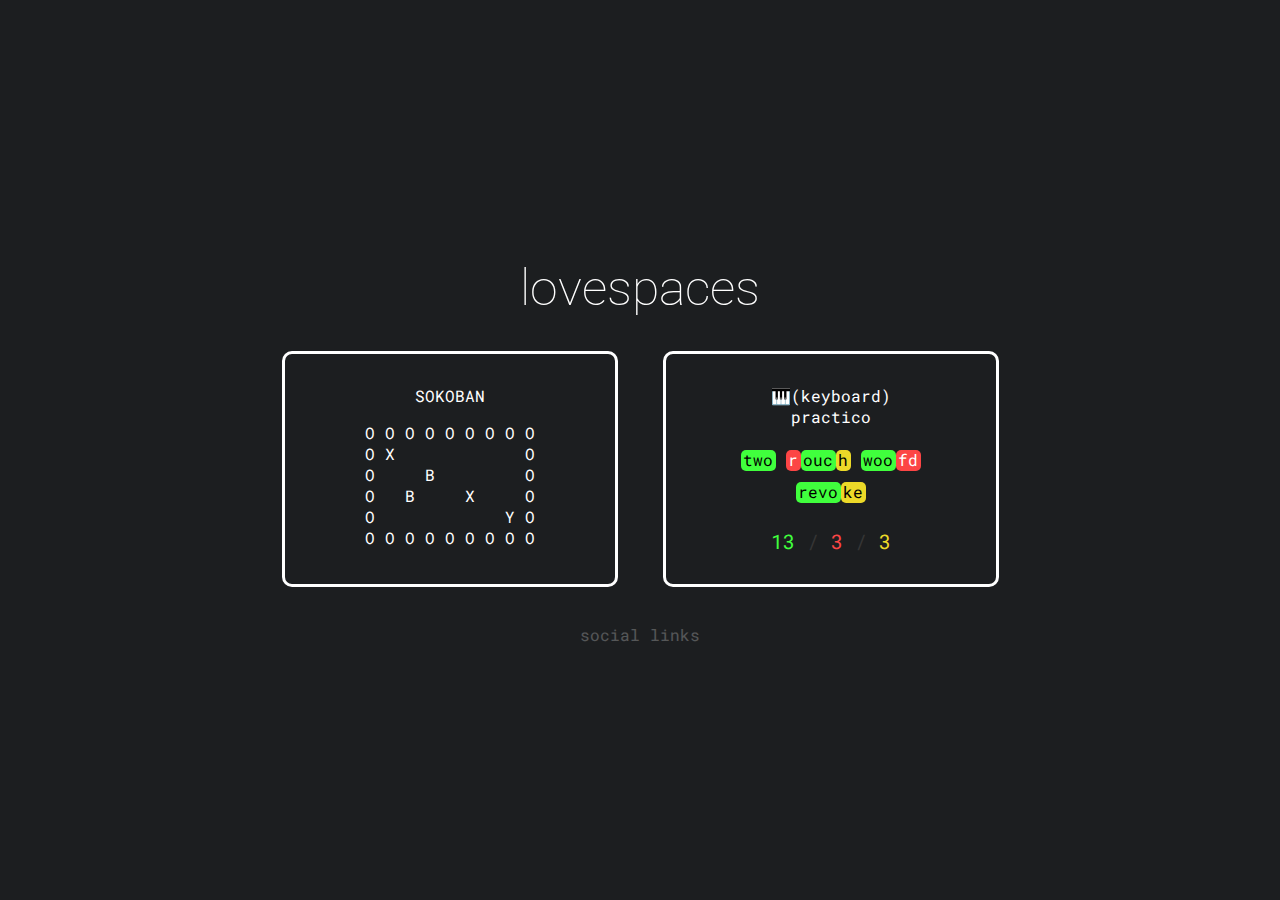
<file: index.html>
<!DOCTYPE html>
<html lang="en">
<head>
    <meta charset="UTF-8">
    <meta name="viewport" content="width=device-width, initial-scale=1.0">
    <title>lovespaces</title>
    <link rel="icon" href="https://l0v3.fyi/favicon.ico">
    <link rel="stylesheet" href="basic.css">
    <link rel="stylesheet" href="style.css">
</head>
<body>
    <h1 id="name">
        lovespaces
    </h1>
    <span class="portfolio" id="list">
        <a href="https://l0v3.fyi/sokoban" target="_self" id="white">
            <div id="sokoban" id="bottom">
                <p>
                    SOKOBAN
                </p>
                <p id="sokoban-map">
                    O O O O O O O O O<br>
                    O X &nbsp; &nbsp; &nbsp; &nbsp; &nbsp; &nbsp; O<br>
                    O &nbsp; &nbsp; B &nbsp; &nbsp; &nbsp; &nbsp; O<br>
                    O &nbsp; B &nbsp; &nbsp; X &nbsp; &nbsp; O<br>
                    O &nbsp; &nbsp; &nbsp; &nbsp; &nbsp; &nbsp; Y O<br>
                    O O O O O O O O O
                </p>
            </div>
        </a>
        <a href="https://l0v3.fyi/keyboard" target="_self" id="white">
            <div id="practico">
                <p>
                    🎹(keyboard)
                    <br>
                    practico
                </p>
                <p>
                    <div class="log">
                        <span class="green">two</span>
                        <span class="red">r</span><span class="green">ouc</span><span class="yellow">h</span>
                        <span class="green">woo</span><span class="red">fd</span>
                        <br>
                        <span class="green">revo</span><span class="yellow">ke</span>
                    </div>
                    <br>
                    <span id="practico-result">
                        <span id="green">13</span><span id="gray"> / </span><span id="red">3</span><span id="gray"> / </span><span id="yellow">3</span>
                    </span>
                    
                </p>
            </div>
        </a>
    </span>
    <br>
    <p id="bottom">
        <a href="https://lit.link/lovespaces" target="_blank" id="link">social links</a>
    </p>
    <script src="https://code.jquery.com/jquery-3.7.1.min.js"></script>
    <script src="script.js"></script>
</body>
</html>
</file>
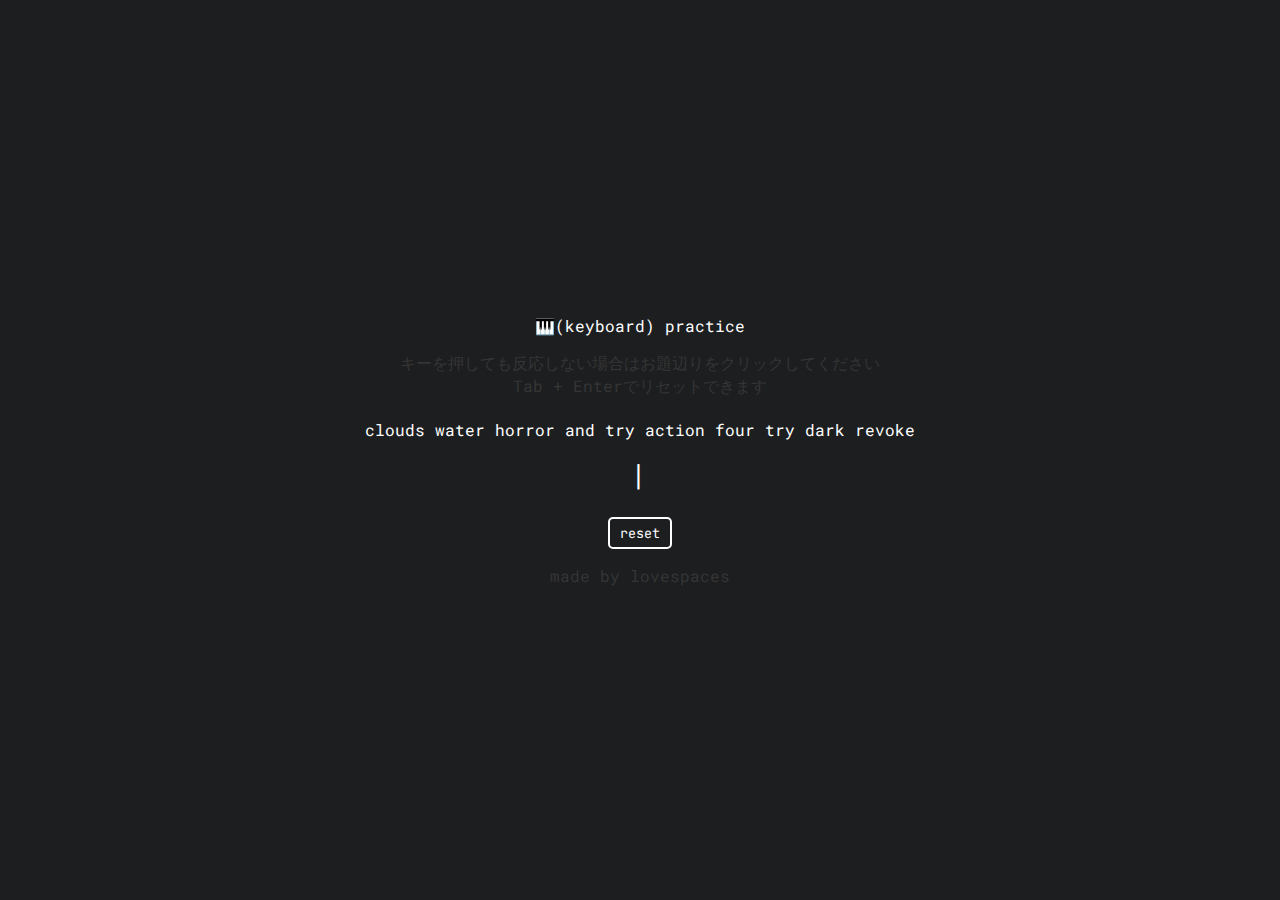
<file: keyboard/index.html>
<!DOCTYPE html>
<html lang="en">
<head>
    <meta charset="UTF-8">
    <meta name="viewport" content="width=device-width, initial-scale=1.0">
    <title>🎹🎹🎹🎹🎹🎹🎹🎹</title>
    <link rel="stylesheet" href="../basic.css">
    <link rel="stylesheet" href="style.css">
</head>
<body>
    <p>
        🎹(keyboard) practice
    </p>
    <p id="gray">
        キーを押しても反応しない場合はお題辺りをクリックしてください
        <br>
        Tab + Enterでリセットできます
    </p>
    <div>
        <p class="system">
            <span class="prompt"></span>
            <br>
            <span class="keyboard_log"></span>
        </p>
    </div>
    <div class="result"></div>
    <div class="retry">
        <button onclick="resetPrompt()">
            reset
        </button>
    </div>
    <p>
        <a href="https://l0v3.fyi" id="gray">made by lovespaces</a>
    </p>
    <script src="script.js"></script>
</body>
</html>
</file>
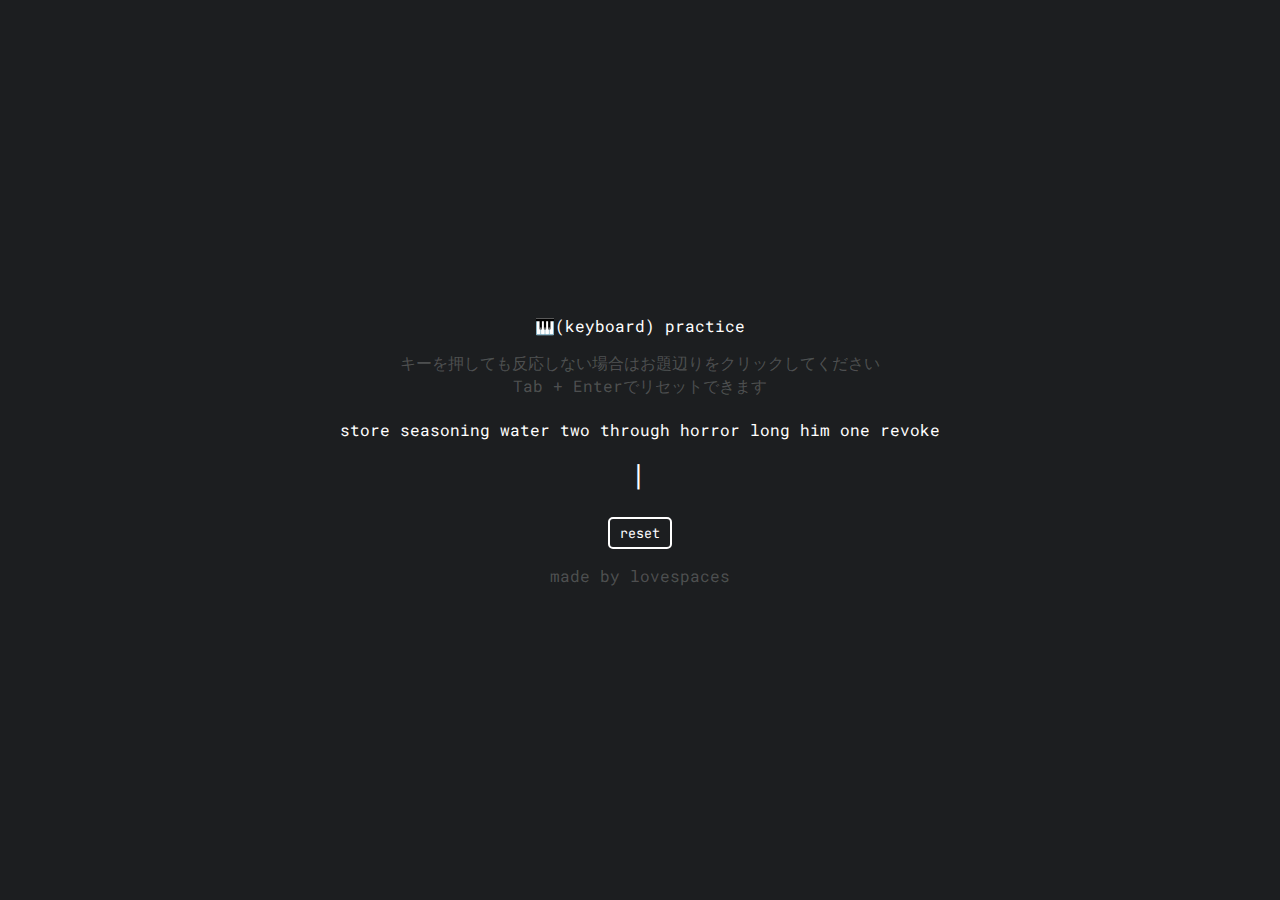
<file: keyboard_practico/index.html>
<!DOCTYPE html>
<html lang="en">
<head>
    <meta charset="UTF-8">
    <meta name="viewport" content="width=device-width, initial-scale=1.0">
    <title>🎹🎹🎹🎹🎹🎹🎹🎹</title>
    <link rel="stylesheet" href="style.css">
</head>
<body>
    <p>
        🎹(keyboard) practice
    </p>
    <p id="gray">
        キーを押しても反応しない場合はお題辺りをクリックしてください
        <br>
        Tab + Enterでリセットできます
    </p>
    <div>
        <p class="system">
            <span class="prompt"></span>
            <br>
            <span class="keyboard_log"></span>
        </p>
    </div>
    <div class="result"></div>
    <div class="retry">
        <button onclick="resetPrompt()">
            reset
        </button>
    </div>
    <p>
        <a href="https://l0v3.fyi" id="gray">made by lovespaces</a>
    </p>
    <script src="script.js"></script>
</body>
</html>
</file>
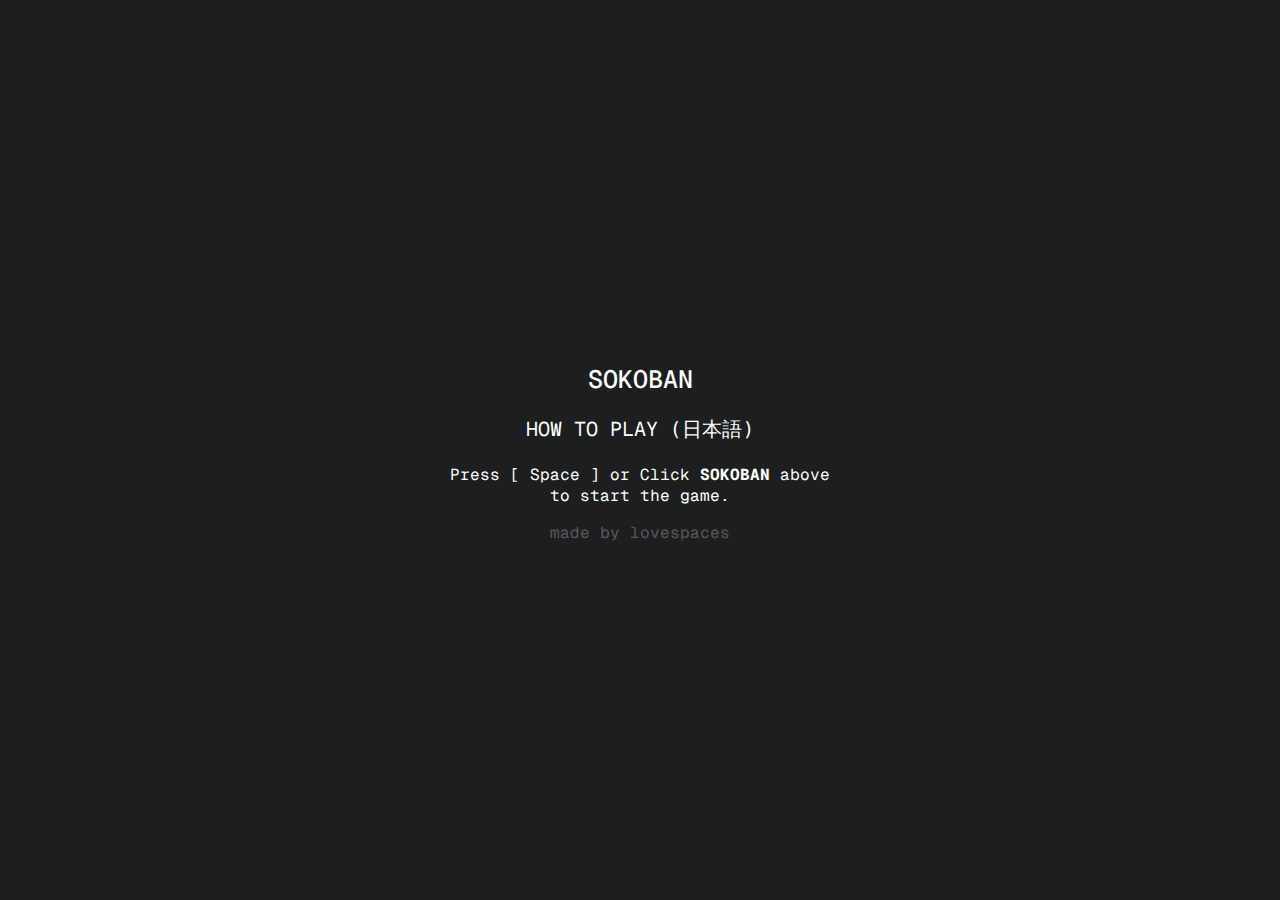
<file: sokoban/index.html>
<!DOCTYPE html>
<html lang="en">
<head>
    <meta charset="UTF-8">
    <meta name="viewport" content="width=device-width, initial-scale=1.0">
    <title>Sokoban</title>
    <link rel="stylesheet" href="../basic.css">
    <link rel="stylesheet" href="style.css">
</head>
<body>
    <p id="title">
        <button onclick="gameStart()" id="sokoban_title">
            SOKOBAN
        </button>
    </p>
    <p id="tutorial">
        <a href="https://github.com/lovespaces/sokoban_in_web/blob/main/README.md">HOW TO PLAY (日本語)</a><br> <br>
        Press [ Space ] or Click <span id="bold">SOKOBAN</span> above<br>to start the game.
    </p>
    <div class="game">
    </div>
    <div>
        <p id="credit">
            <a href="https://l0v3.fyi">made by lovespaces</a><br>
        </p>
    </div>
    <script src="script.js"></script>
</body>
</html>
</file>
<file: basic.css>
@import url('https://fonts.googleapis.com/css2?family=Roboto+Mono:ital,wght@0,100..700;1,100..700&display=swap');
@import url('https://fonts.googleapis.com/css2?family=Roboto:ital,wght@0,100;0,300;0,400;0,500;0,700;0,900;1,100;1,300;1,400;1,500;1,700;1,900&display=swap');

html, body {
    user-select: none;
    width: 100%;
    height: 100%;
    margin: 0;
    padding: 0;
}

html {
    display: table;
    font-family: "Roboto Mono";
}

body {
    color: white;
    display: table-cell;
    text-align: center;
    vertical-align: middle;
    background-color: #1c1e20;
}

.green, .red, .yellow {
    color: black;
    border-radius: 5px;
    padding: 2.5px;
    display: inline-block;
    line-height: 1;
    vertical-align: middle;
}

.red {
    color: white;
}

.green {
    background-color: #40ff3d;
}

.red {
    background-color: #fc4545;
}

.yellow {
    background-color: #ecd928;
}

#green {
    color: #40ff3d;
}

#red {
    color: #fc4545;
}

#yellow {
    color: #ecd928;
}

#gray {
    color: rgb(53, 53, 53);
}
</file>
<file: style.css>
@import url('https://fonts.googleapis.com/css2?family=Roboto+Mono:ital,wght@0,100..700;1,100..700&display=swap');
@import url('https://fonts.googleapis.com/css2?family=Roboto:ital,wght@0,100;0,300;0,400;0,500;0,700;0,900;1,100;1,300;1,400;1,500;1,700;1,900&display=swap');

#link {
    color: white;
    opacity: 0.25;
    text-decoration: none;
}

#link:hover {
    text-decoration: underline;
}

#name {
    font-family: "Roboto", sans-serif;
    font-weight: 100;
    font-style: normal;
    font-size: 50px
}

#list {
    display: flex;
    justify-content: center;
    align-items: center;
    gap: 5vh;
}

#sokoban, #practico {
    border: 3px solid white;
    color: white;
    width: 300px;
    height: 200px;
    padding: 15px;
    border-radius: 10px;
    transition: 0.2s;
}

#sokoban:hover, #practico:hover {
    cursor: pointer;
    color: black;
    background-color: white;
    transition: 0.3s;
}

#white {
    text-decoration: none;
}

.log {
    line-height: 2;
}

#practico-result {
    font-size: 20px;
}

#bottom {
    margin-bottom: 30px;
}
</file>
<file: keyboard/style.css>
@import url('https://fonts.googleapis.com/css2?family=Roboto+Mono:ital,wght@0,100..700;1,100..700&display=swap');
@import url('https://fonts.googleapis.com/css2?family=JetBrains+Mono:ital,wght@0,100..800;1,100..800&display=swap');

button {
    cursor: pointer;
}

a {
    text-decoration: none;
}

a:hover {
    text-decoration: underline;
}

.keyboard_log::after {
    content: "|";
    font-size: 27.5px;
    margin-left: -3px;
}

.retry button {
    font-family: "JetBrains Mono";
    color: white;
    background-color: transparent;
    border-radius: 5px;
    border: 2px solid white;
    padding: 5px 10px;
    transition: 0.25s;
}

.retry button:hover {
    color: black;
    background-color: white;    
    transition: 0.25s;
}

#backspace_total {
    color: rgba(255, 255, 255, 0.225);
}

#backspace_total::before {
    content: "backspace";
    border-radius: 5px;
    border: 2px solid rgba(255, 255, 255, 0.225);
    padding: 1px 5px;
    font-size: 12.5px;
    color: white;
}

#accurate {
    margin-top: -20px;
    font-size: 50px;
    font-family: "JetBrains Mono"
}

#others {
    margin-top: -50px;
}

.system {
    line-height: 2.0;
}

.green, .red, .yellow {
    line-height: normal;
}
</file>
<file: keyboard_practico/style.css>
@import url('https://fonts.googleapis.com/css2?family=Roboto+Mono:ital,wght@0,100..700;1,100..700&display=swap');
@import url('https://fonts.googleapis.com/css2?family=JetBrains+Mono:ital,wght@0,100..800;1,100..800&display=swap');

html, body {
    width: 100%;
    height: 100%;
    margin: 0;
    padding: 0;
}

html {
    display: table;
    font-family: "Roboto Mono";
}

body {
    color: white;
    display: table-cell;
    text-align: center;
    vertical-align: middle;
    background-color: #1c1e20;
    user-select: none;
}

button {
    cursor: pointer;
}

a {
    text-decoration: none;
}

a:hover {
    text-decoration: underline;
}

.keyboard_log::after {
    content: "|";
    font-size: 27.5px;
    margin-left: -3px;
}

.retry button {
    font-family: "JetBrains Mono";
    color: white;
    background-color: transparent;
    border-radius: 5px;
    border: 2px solid white;
    padding: 5px 10px;
    transition: 0.25s;
}

.retry button:hover {
    color: black;
    background-color: white;    
    transition: 0.25s;
}

.green {
    color: black;
    background-color: #40ff3d;
    border-radius: 5px;
    background-size: 200% 100%;
    padding: 2.5px;
    display: inline-block;
}

.red {
    background-color: #fc4545;
    border-radius: 5px;
    display: inline-block;
    padding: 2.5px;
}

.yellow {
    color: black;
    background-color: #ecd928;
    border-radius: 5px;
    display: inline-block;
    padding: 2.5px;
}

#green {
    color: #40ff3d;
}

#red {
    color: #fc4545;
}

#yellow {
    color: #ecd928;
}

#gray {
    color: rgba(255, 255, 255, 0.225);
}

#backspace_total {
    color: rgba(255, 255, 255, 0.225);
}

#backspace_total::before {
    content: "backspace";
    border-radius: 5px;
    border: 2px solid rgba(255, 255, 255, 0.225);
    padding: 1px 5px;
    font-size: 12.5px;
    color: white;
}

#accurate {
    margin-top: -20px;
    font-size: 50px;
    font-family: "JetBrains Mono"
}

#others {
    margin-top: -50px;
}

.system {
    line-height: 2.0;
}

.green, .red, .yellow {
    line-height: normal;
}
</file>
<file: sokoban/style.css>
@import url('https://fonts.googleapis.com/css2?family=Geist+Mono:wght@100..900&display=swap');

html {
    touch-action: manipulation;
}

body {
    font-family: "Geist Mono";
}

button {
    color: white;
}

a {
    color: white;
    text-decoration: none;
    opacity: 0.25;
}

a:hover {
    text-decoration: underline;
}

input[type="checkbox"] {
    border-radius: 2.5px;
    appearance: none;
    cursor: pointer;
}

  input[type="checkbox"] {
    position: relative;
    width: 16px;
    height: 16px;
    border: 1px solid white;
    vertical-align: -5px;
  }
  
  input[type="checkbox"]:checked{
    background-color: white;
    transition: 0.25s;
  }

  input[type="checkbox"]:not(:checked) {
    background-color: transparent;
    transition: 0.25s;
  }

  input[type="checkbox"]:checked:before {
    position: absolute;
    top: 1px;
    left: 4px;
    transform: rotate(50deg);
    width: 4px;
    height: 8px;
    border-right: 2px solid #1c1e20;
    border-bottom: 2px solid #1c1e20;
    content: '';
  }

.game {
    visibility: hidden;
}

.wasd_buttons {
    visibility: visible;
    user-select: none;
    -moz-user-select: none;
    -webkit-user-select: none;
    -ms-user-select: none;
}

button {
    padding: 5px 20px;
    font-size: 20px;
    border-radius: 0;
    border: 2px solid white;
    background-color: transparent;
    cursor: pointer;
    font-family: "Geist Mono";
    transition: 0.25s;
}

.ui_settings {
    text-align: center;
}

button:hover {
    background-color: white;
    color: #1c1e20;
    transition: 0.25s; 
}

.asd_key {
    position: relative;
    top: -5px;
}

#title button {
    border: 0;
    background-color: transparent;
    font-size: 25px;
    font-weight: 500;
    font-family: "Geist Mono";
}

#title button:hover {
    text-decoration: underline;
    cursor: pointer;
    color: white;
}

#streak {
    font-size: 17.5px;
    font-weight: 300;
}

#warning {
    font-size: 12.5px;
    opacity: 0.5;
}

#bold {
    font-weight: bold;
}

#tutorial a {
    opacity: 1;
    font-size: 20px;
}
</file>
